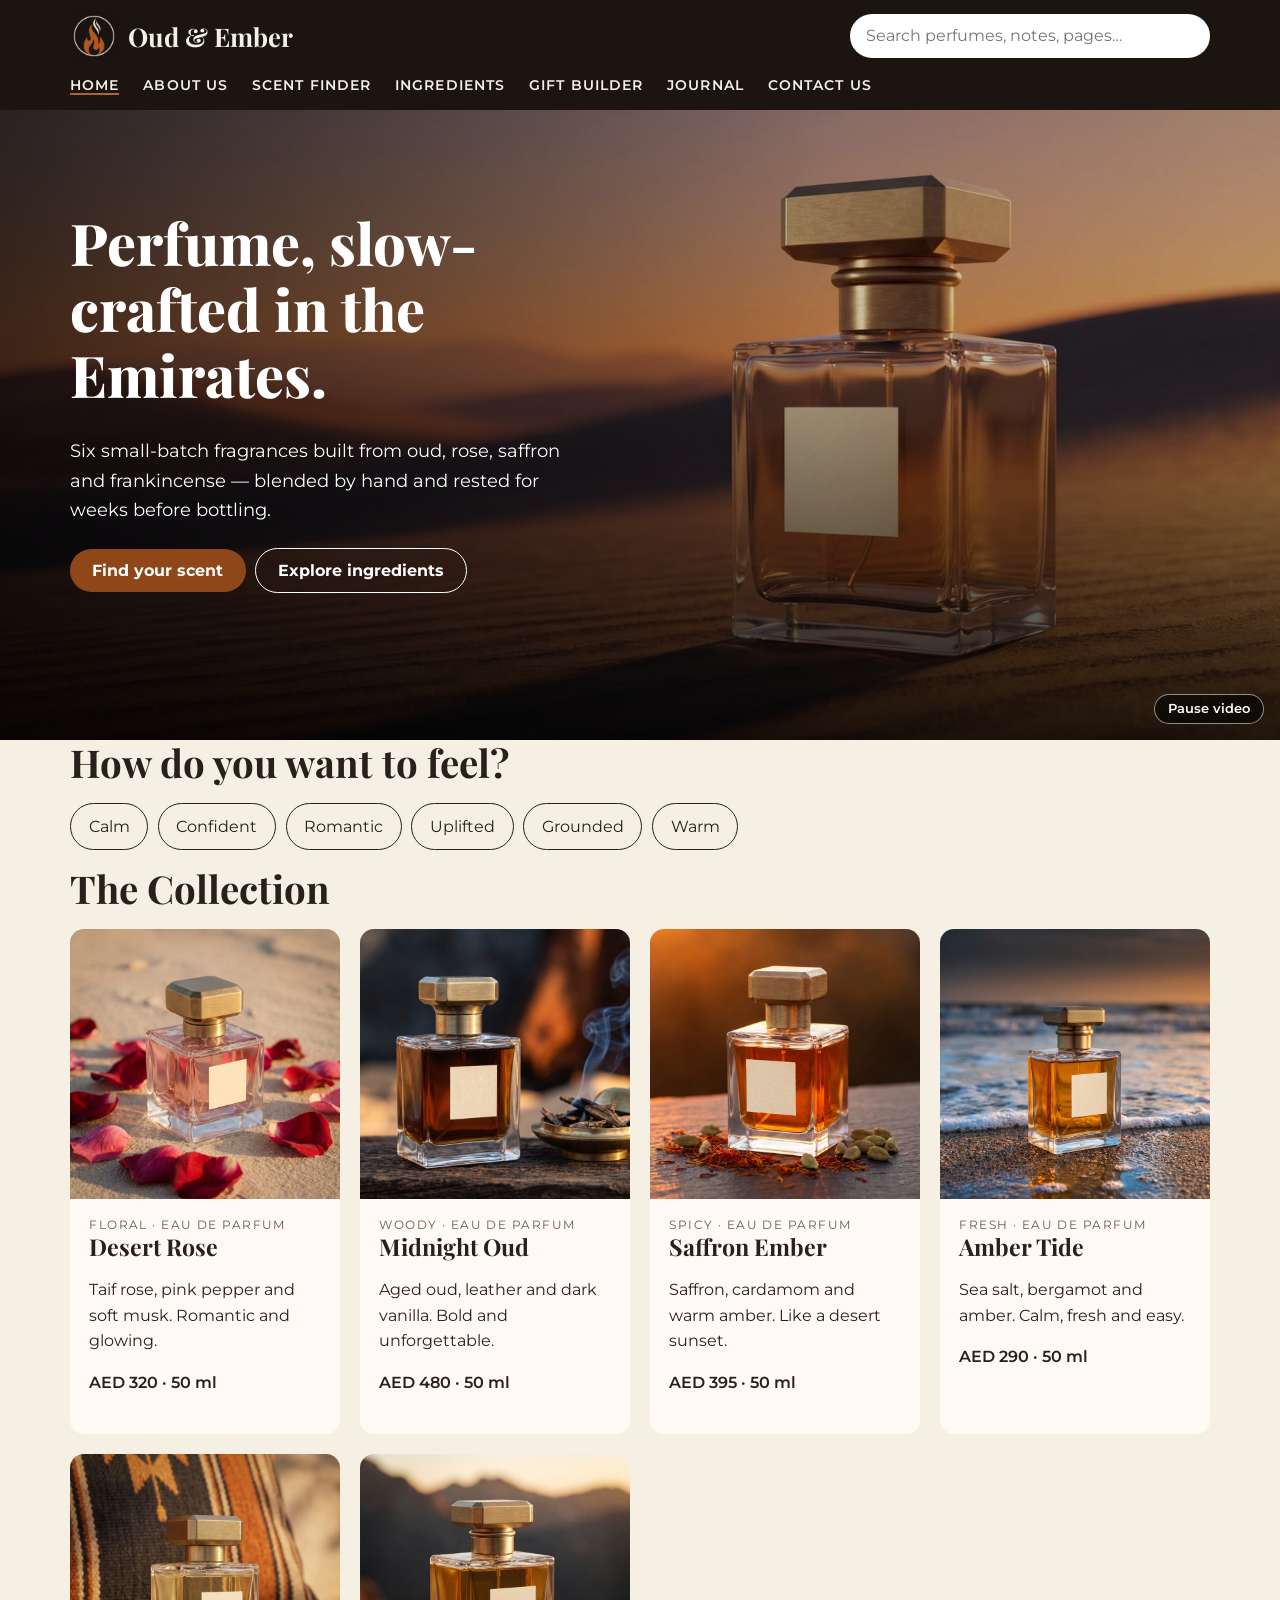
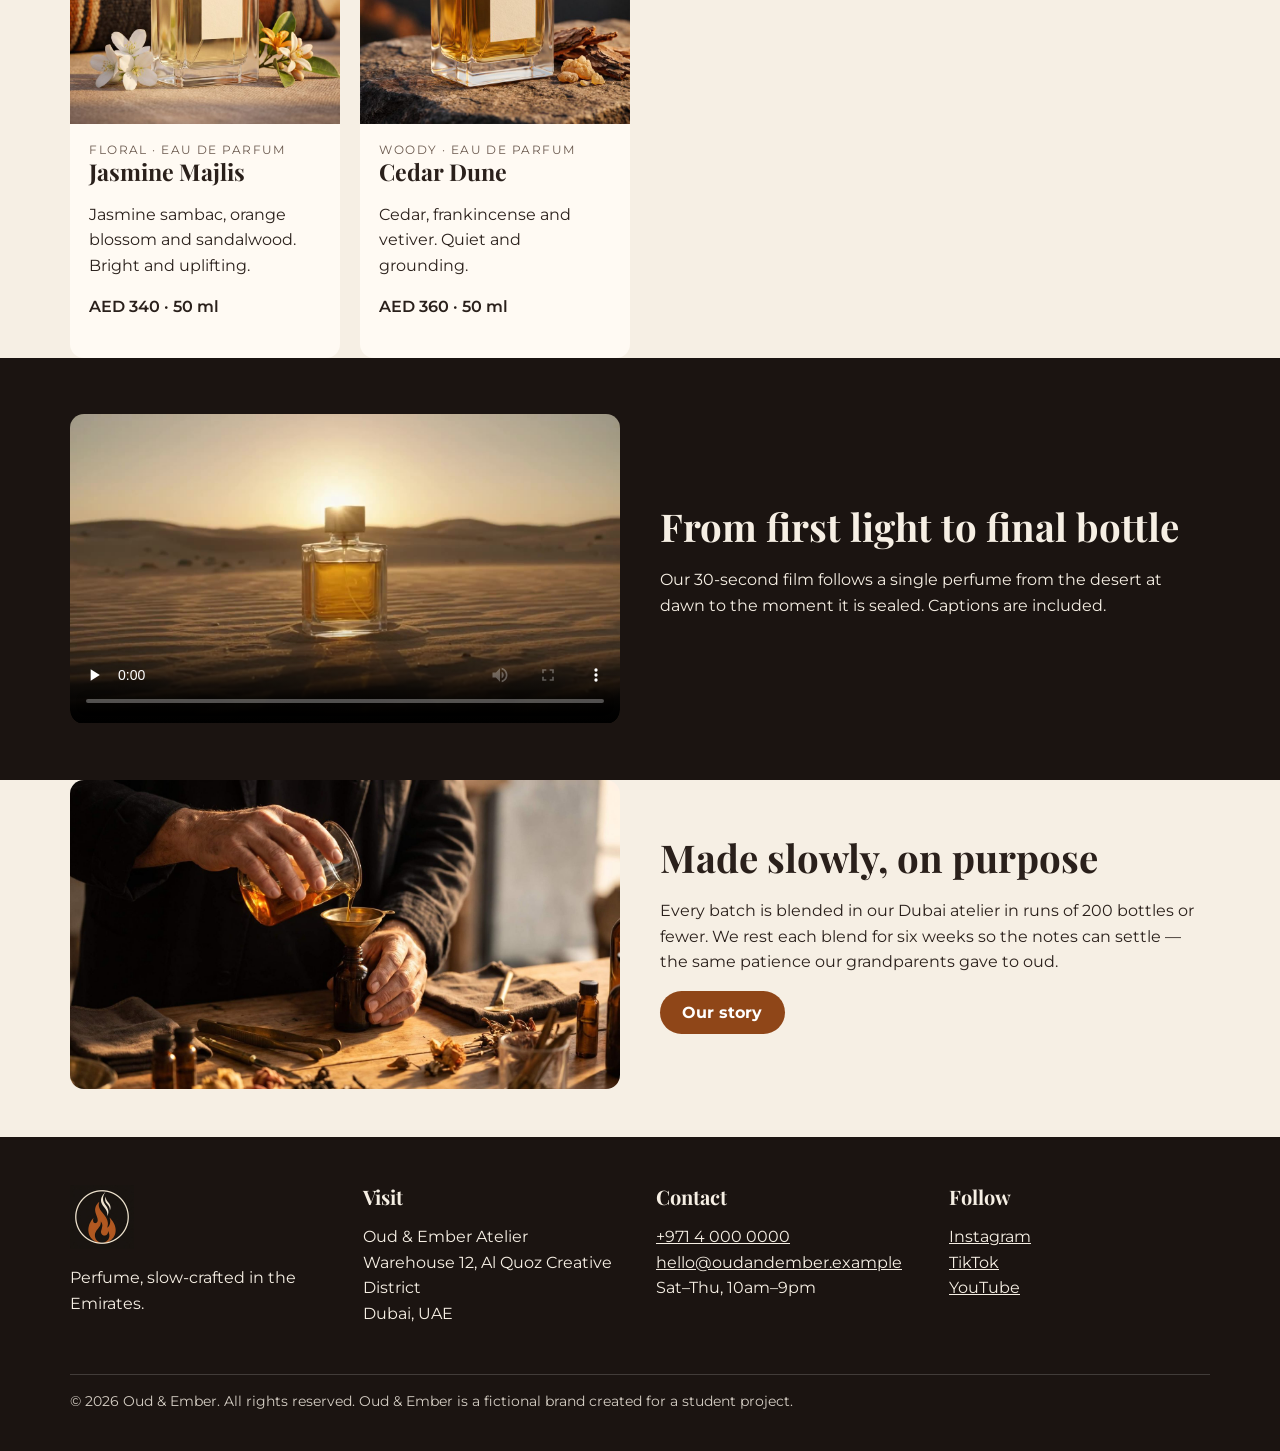
<file: index.html>
<!DOCTYPE html>
<html lang="en">
<head>
  <meta charset="utf-8">
  <meta name="viewport" content="width=device-width, initial-scale=1">
  <title>Home | Oud &amp; Ember</title>
  <meta name="description" content="Oud & Ember: small-batch perfumes inspired by the Emirates.">
  <link rel="icon" href="images/logo.png">
  <link rel="preconnect" href="https://fonts.googleapis.com">
  <link rel="stylesheet" href="https://fonts.googleapis.com/css2?family=Playfair+Display:wght@700;800&family=Montserrat:wght@400;500;600;700&display=swap">
  <link rel="stylesheet" href="style.css">
</head>
<body>
<a class="skip" href="#main">Skip to content</a>
<header class="site-header">
  <div class="bar">
    <a class="brand" href="index.html"><img src="images/logo.png" alt="" width="48" height="48">Oud &amp; Ember</a>
    <form class="search" role="search">
      <label class="sr" for="q">Search the site</label>
      <input id="q" type="search" placeholder="Search perfumes, notes, pages…" autocomplete="off">
      <ul id="results" class="results" aria-live="polite" hidden></ul>
    </form>
  </div>
  <nav aria-label="Main">
    <ul>
      <li><a href="index.html" aria-current="page">Home</a></li>
      <li><a href="about.html">About Us</a></li>
      <li><a href="scent-finder.html">Scent Finder</a></li>
      <li><a href="ingredients.html">Ingredients</a></li>
      <li><a href="gift-builder.html">Gift Builder</a></li>
      <li><a href="journal.html">Journal</a></li>
      <li><a href="contact.html">Contact Us</a></li>
    </ul>
  </nav>
</header>

<main id="main">
<section class="hero">
  <img src="images/hero.jpg" alt="A glass perfume bottle on rippled desert sand at sunset" width="1600" height="900" loading="eager">
  <video class="hero-video" autoplay muted loop playsinline poster="images/hero.jpg" aria-hidden="true">
    <source src="video/hero.mp4" type="video/mp4">
  </video>
  <button class="pause" type="button" aria-pressed="false">Pause video</button>
  <div class="wrap">
    <h1>Perfume, slow-crafted in the Emirates.</h1>
    <p>Six small-batch fragrances built from oud, rose, saffron and frankincense — blended by hand and rested for weeks before bottling.</p>
    <a class="btn" href="scent-finder.html">Find your scent</a>
    <a class="btn ghost" href="ingredients.html">Explore ingredients</a>
  </div>
</section>

<section class="wrap">
  <h2>How do you want to feel?</h2>
  <ul class="chips">
    <li><a href="scent-finder.html">Calm</a></li><li><a href="scent-finder.html">Confident</a></li>
    <li><a href="scent-finder.html">Romantic</a></li><li><a href="scent-finder.html">Uplifted</a></li>
    <li><a href="scent-finder.html">Grounded</a></li><li><a href="scent-finder.html">Warm</a></li>
  </ul>
</section>

<section class="wrap">
  <h2>The Collection</h2>
  <div class="grid">
      <article class="card" id="desert-rose">
        <img src="images/p-desert-rose.jpg" alt="Desert Rose perfume bottle" width="800" height="800" loading="lazy">
        <div><p class="type">Floral · Eau de parfum</p><h3>Desert Rose</h3><p>Taif rose, pink pepper and soft musk. Romantic and glowing.</p><p class="price">AED 320 · 50 ml</p></div>
      </article><article class="card" id="midnight-oud">
        <img src="images/p-midnight-oud.jpg" alt="Midnight Oud perfume bottle" width="800" height="800" loading="lazy">
        <div><p class="type">Woody · Eau de parfum</p><h3>Midnight Oud</h3><p>Aged oud, leather and dark vanilla. Bold and unforgettable.</p><p class="price">AED 480 · 50 ml</p></div>
      </article><article class="card" id="saffron-ember">
        <img src="images/p-saffron-ember.jpg" alt="Saffron Ember perfume bottle" width="800" height="800" loading="lazy">
        <div><p class="type">Spicy · Eau de parfum</p><h3>Saffron Ember</h3><p>Saffron, cardamom and warm amber. Like a desert sunset.</p><p class="price">AED 395 · 50 ml</p></div>
      </article><article class="card" id="amber-tide">
        <img src="images/p-amber-tide.jpg" alt="Amber Tide perfume bottle" width="800" height="800" loading="lazy">
        <div><p class="type">Fresh · Eau de parfum</p><h3>Amber Tide</h3><p>Sea salt, bergamot and amber. Calm, fresh and easy.</p><p class="price">AED 290 · 50 ml</p></div>
      </article><article class="card" id="jasmine-majlis">
        <img src="images/p-jasmine-majlis.jpg" alt="Jasmine Majlis perfume bottle" width="800" height="800" loading="lazy">
        <div><p class="type">Floral · Eau de parfum</p><h3>Jasmine Majlis</h3><p>Jasmine sambac, orange blossom and sandalwood. Bright and uplifting.</p><p class="price">AED 340 · 50 ml</p></div>
      </article><article class="card" id="cedar-dune">
        <img src="images/p-cedar-dune.jpg" alt="Cedar Dune perfume bottle" width="800" height="800" loading="lazy">
        <div><p class="type">Woody · Eau de parfum</p><h3>Cedar Dune</h3><p>Cedar, frankincense and vetiver. Quiet and grounding.</p><p class="price">AED 360 · 50 ml</p></div>
      </article>
  </div>
</section>

<section class="dark">
  <div class="wrap split">
    <video controls preload="none" poster="images/film-poster.jpg" width="1280" height="720">
      <source src="video/film.mp4" type="video/mp4">
      <track kind="captions" src="video/film.vtt" srclang="en" label="English" default>
      Your browser cannot play this video. <a href="video/film.mp4">Download the film</a>.
    </video>
    <div>
      <h2>From first light to final bottle</h2>
      <p>Our 30-second film follows a single perfume from the desert at dawn to the moment it is sealed. Captions are included.</p>
    </div>
  </div>
</section>

<section class="wrap split">
  <img src="images/home-craft.jpg" alt="A perfumer’s hands pouring amber oil through a brass funnel into a small bottle" width="1600" height="900" loading="lazy">
  <div>
    <h2>Made slowly, on purpose</h2>
    <p>Every batch is blended in our Dubai atelier in runs of 200 bottles or fewer. We rest each blend for six weeks so the notes can settle — the same patience our grandparents gave to oud.</p>
    <a class="btn" href="about.html">Our story</a>
  </div>
</section>
</main>

<footer class="site-footer">
  <div class="wrap">
    <div class="cols">
      <div>
        <img src="images/logo.png" alt="Oud &amp; Ember logo" width="64" height="64">
        <p>Perfume, slow-crafted in the Emirates.</p>
      </div>
      <div>
        <h2>Visit</h2>
        <p>Oud &amp; Ember Atelier<br>Warehouse 12, Al Quoz Creative District<br>Dubai, UAE</p>
      </div>
      <div>
        <h2>Contact</h2>
        <p><a href="tel:+97140000000">+971 4 000 0000</a><br>
        <a href="mailto:hello@oudandember.example">hello@oudandember.example</a><br>Sat–Thu, 10am–9pm</p>
      </div>
      <div>
        <h2>Follow</h2>
        <p><a href="https://www.instagram.com/">Instagram</a><br><a href="https://www.tiktok.com/">TikTok</a><br>
        <a href="https://www.youtube.com/">YouTube</a></p>
      </div>
    </div>
    <p class="small">© 2026 Oud &amp; Ember. All rights reserved. Oud &amp; Ember is a fictional brand created for a student project.</p>
  </div>
</footer>
<script src="script.js"></script>
</body>
</html>
</file>
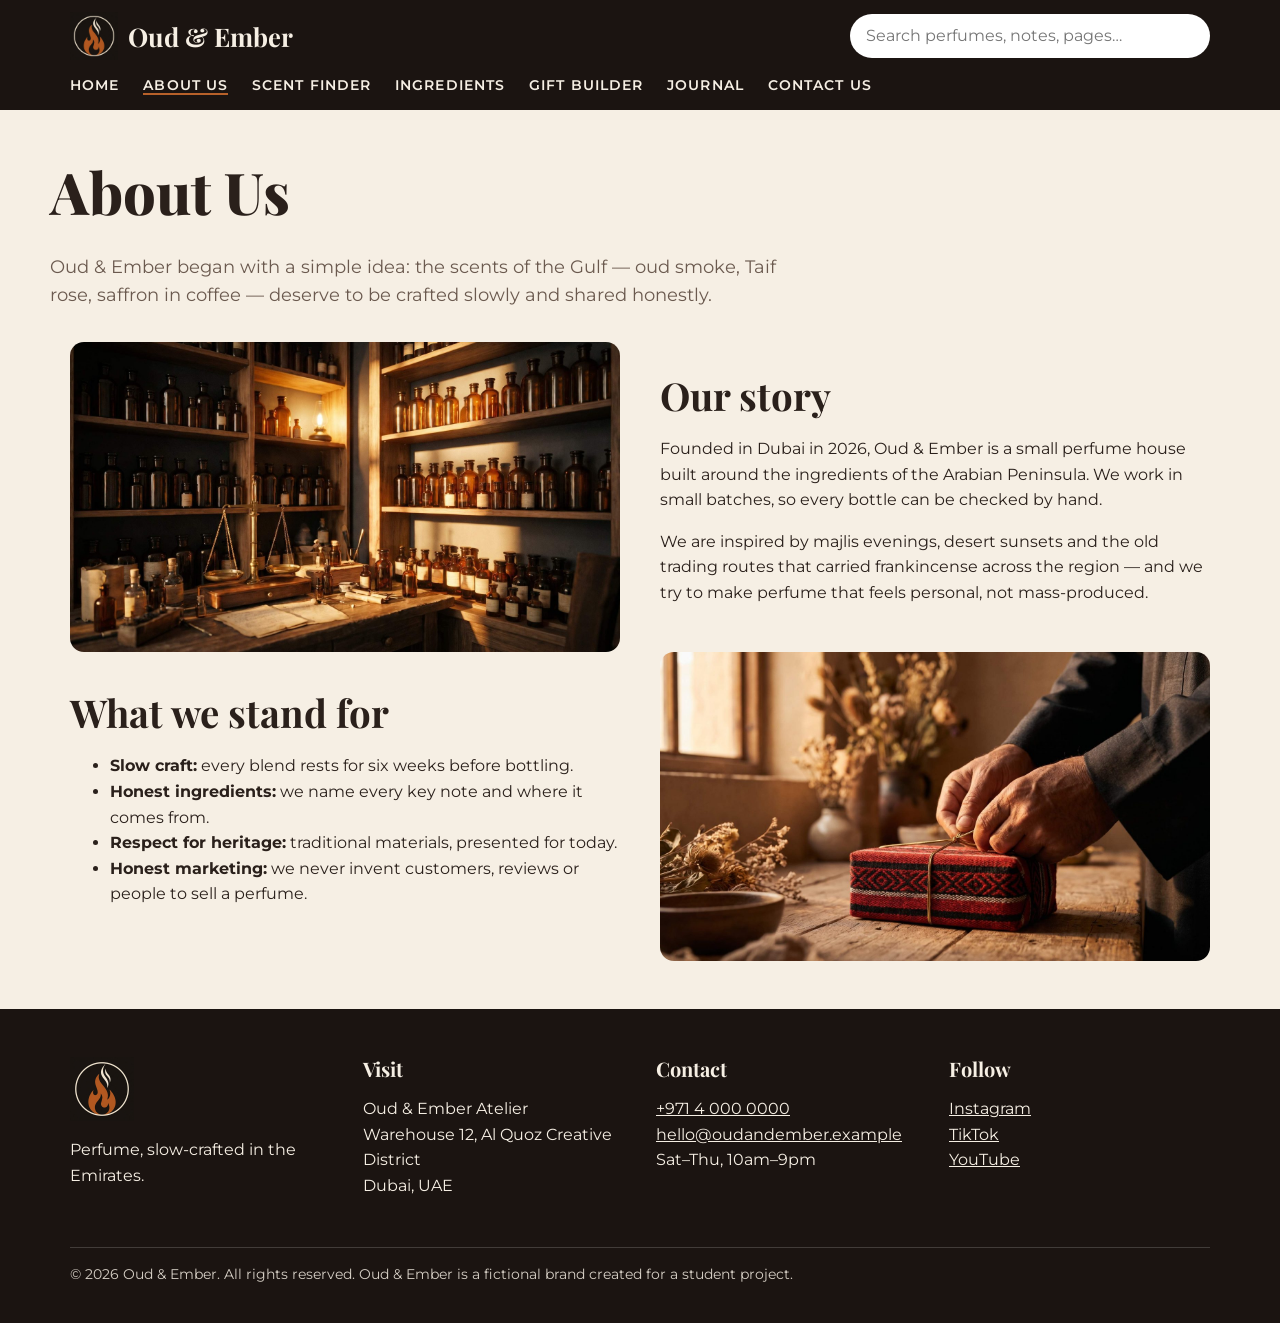
<file: about.html>
<!DOCTYPE html>
<html lang="en">
<head>
  <meta charset="utf-8">
  <meta name="viewport" content="width=device-width, initial-scale=1">
  <title>About Us | Oud &amp; Ember</title>
  <meta name="description" content="The story, values and atelier behind Oud & Ember.">
  <link rel="icon" href="images/logo.png">
  <link rel="preconnect" href="https://fonts.googleapis.com">
  <link rel="stylesheet" href="https://fonts.googleapis.com/css2?family=Playfair+Display:wght@700;800&family=Montserrat:wght@400;500;600;700&display=swap">
  <link rel="stylesheet" href="style.css">
</head>
<body>
<a class="skip" href="#main">Skip to content</a>
<header class="site-header">
  <div class="bar">
    <a class="brand" href="index.html"><img src="images/logo.png" alt="" width="48" height="48">Oud &amp; Ember</a>
    <form class="search" role="search">
      <label class="sr" for="q">Search the site</label>
      <input id="q" type="search" placeholder="Search perfumes, notes, pages…" autocomplete="off">
      <ul id="results" class="results" aria-live="polite" hidden></ul>
    </form>
  </div>
  <nav aria-label="Main">
    <ul>
      <li><a href="index.html">Home</a></li>
      <li><a href="about.html" aria-current="page">About Us</a></li>
      <li><a href="scent-finder.html">Scent Finder</a></li>
      <li><a href="ingredients.html">Ingredients</a></li>
      <li><a href="gift-builder.html">Gift Builder</a></li>
      <li><a href="journal.html">Journal</a></li>
      <li><a href="contact.html">Contact Us</a></li>
    </ul>
  </nav>
</header>

<main id="main">
<section class="wrap page-head">
  <h1>About Us</h1>
  <p>Oud &amp; Ember began with a simple idea: the scents of the Gulf — oud smoke, Taif rose, saffron in coffee — deserve to be crafted slowly and shared honestly.</p>
</section>

<section class="wrap split">
  <img src="images/about-atelier.jpg" alt="Inside the atelier: wooden shelves of amber glass bottles, lamplight and brass scales" width="1600" height="900" loading="lazy">
  <div>
    <h2>Our story</h2>
    <p>Founded in Dubai in 2026, Oud &amp; Ember is a small perfume house built around the ingredients of the Arabian Peninsula. We work in small batches, so every bottle can be checked by hand.</p>
    <p>We are inspired by majlis evenings, desert sunsets and the old trading routes that carried frankincense across the region — and we try to make perfume that feels personal, not mass-produced.</p>
  </div>
</section>

<section class="wrap split">
  <div>
    <h2>What we stand for</h2>
    <ul>
      <li><strong>Slow craft:</strong> every blend rests for six weeks before bottling.</li>
      <li><strong>Honest ingredients:</strong> we name every key note and where it comes from.</li>
      <li><strong>Respect for heritage:</strong> traditional materials, presented for today.</li>
      <li><strong>Honest marketing:</strong> we never invent customers, reviews or people to sell a perfume.</li>
    </ul>
  </div>
  <img src="images/about-hands.jpg" alt="Hands tying gold thread around a perfume box wrapped in red-and-black Sadu fabric" width="1600" height="900" loading="lazy">
</section>
</main>

<footer class="site-footer">
  <div class="wrap">
    <div class="cols">
      <div>
        <img src="images/logo.png" alt="Oud &amp; Ember logo" width="64" height="64">
        <p>Perfume, slow-crafted in the Emirates.</p>
      </div>
      <div>
        <h2>Visit</h2>
        <p>Oud &amp; Ember Atelier<br>Warehouse 12, Al Quoz Creative District<br>Dubai, UAE</p>
      </div>
      <div>
        <h2>Contact</h2>
        <p><a href="tel:+97140000000">+971 4 000 0000</a><br>
        <a href="mailto:hello@oudandember.example">hello@oudandember.example</a><br>Sat–Thu, 10am–9pm</p>
      </div>
      <div>
        <h2>Follow</h2>
        <p><a href="https://www.instagram.com/">Instagram</a><br><a href="https://www.tiktok.com/">TikTok</a><br>
        <a href="https://www.youtube.com/">YouTube</a></p>
      </div>
    </div>
    <p class="small">© 2026 Oud &amp; Ember. All rights reserved. Oud &amp; Ember is a fictional brand created for a student project.</p>
  </div>
</footer>
<script src="script.js"></script>
</body>
</html>
</file>
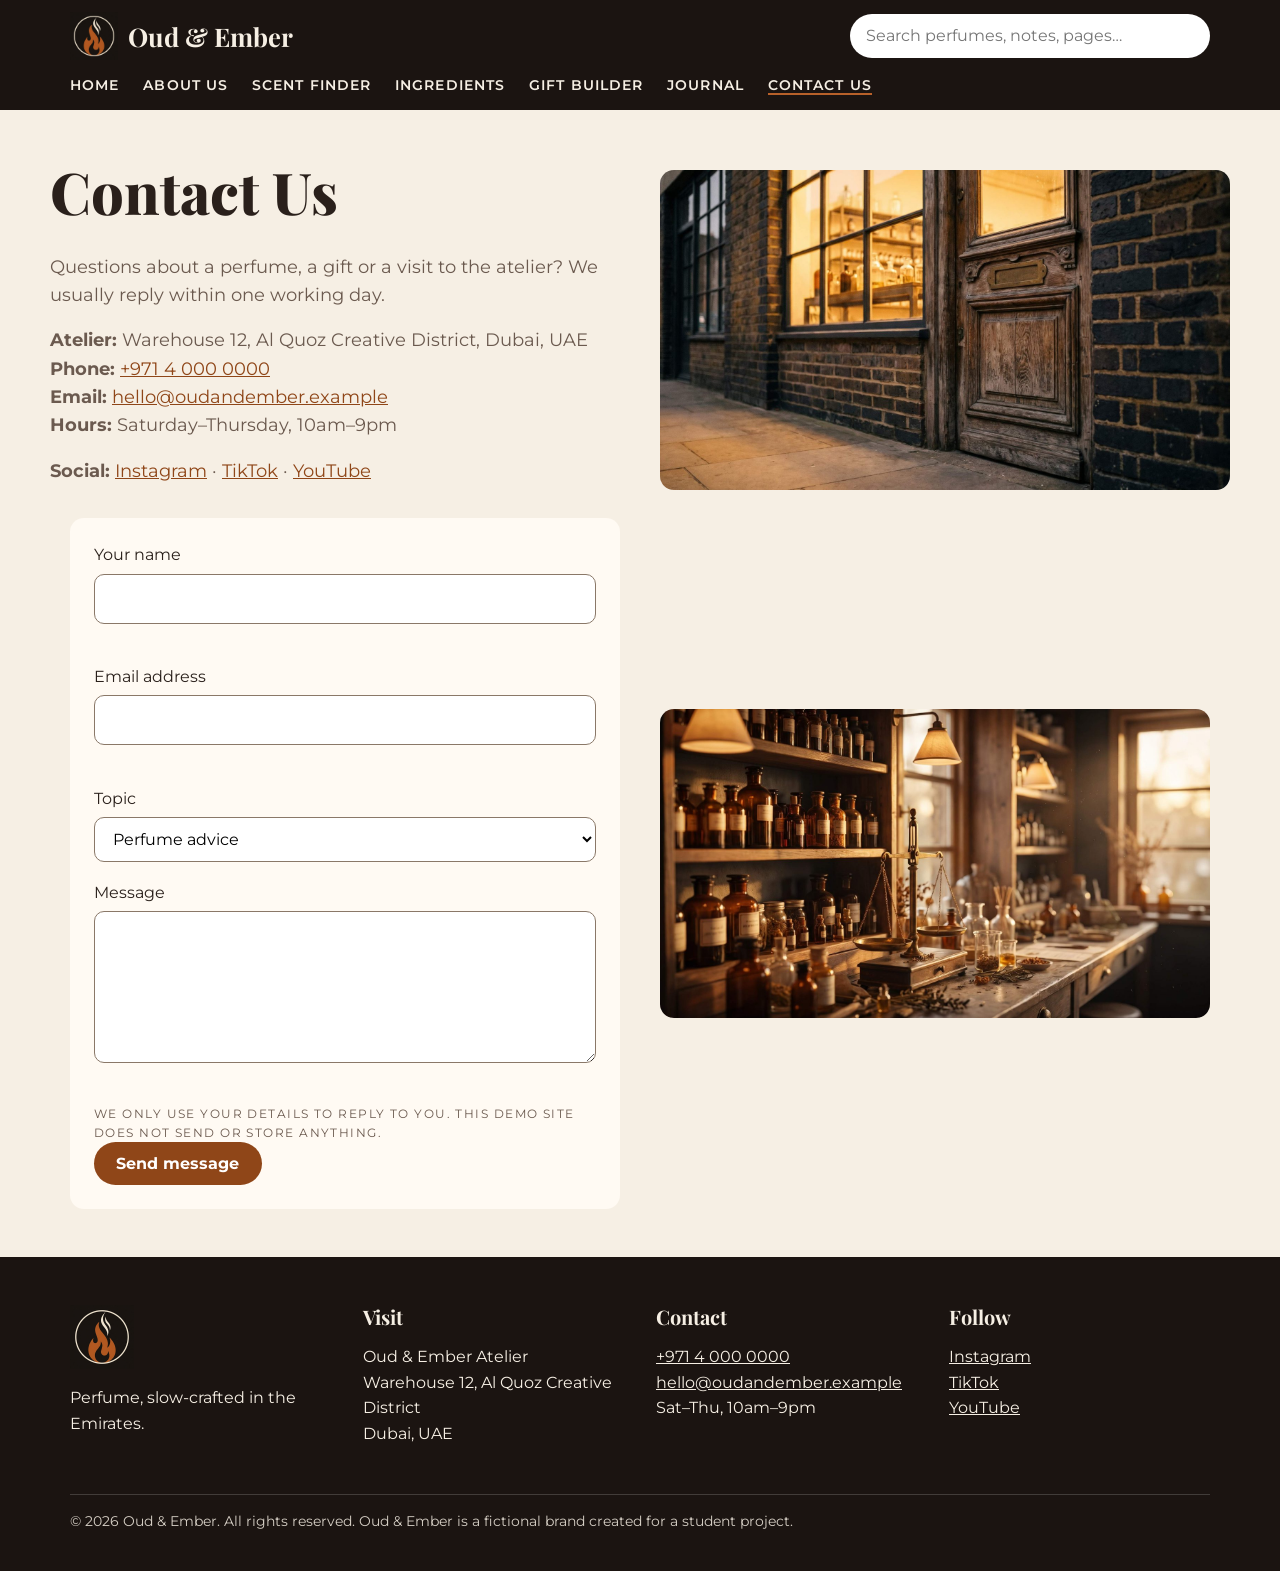
<file: contact.html>
<!DOCTYPE html>
<html lang="en">
<head>
  <meta charset="utf-8">
  <meta name="viewport" content="width=device-width, initial-scale=1">
  <title>Contact Us | Oud &amp; Ember</title>
  <meta name="description" content="Visit, call, email or message Oud & Ember.">
  <link rel="icon" href="images/logo.png">
  <link rel="preconnect" href="https://fonts.googleapis.com">
  <link rel="stylesheet" href="https://fonts.googleapis.com/css2?family=Playfair+Display:wght@700;800&family=Montserrat:wght@400;500;600;700&display=swap">
  <link rel="stylesheet" href="style.css">
</head>
<body>
<a class="skip" href="#main">Skip to content</a>
<header class="site-header">
  <div class="bar">
    <a class="brand" href="index.html"><img src="images/logo.png" alt="" width="48" height="48">Oud &amp; Ember</a>
    <form class="search" role="search">
      <label class="sr" for="q">Search the site</label>
      <input id="q" type="search" placeholder="Search perfumes, notes, pages…" autocomplete="off">
      <ul id="results" class="results" aria-live="polite" hidden></ul>
    </form>
  </div>
  <nav aria-label="Main">
    <ul>
      <li><a href="index.html">Home</a></li>
      <li><a href="about.html">About Us</a></li>
      <li><a href="scent-finder.html">Scent Finder</a></li>
      <li><a href="ingredients.html">Ingredients</a></li>
      <li><a href="gift-builder.html">Gift Builder</a></li>
      <li><a href="journal.html">Journal</a></li>
      <li><a href="contact.html" aria-current="page">Contact Us</a></li>
    </ul>
  </nav>
</header>

<main id="main">
<section class="wrap page-head split">
  <div>
    <h1>Contact Us</h1>
    <p>Questions about a perfume, a gift or a visit to the atelier? We usually reply within one working day.</p>
    <p><strong>Atelier:</strong> Warehouse 12, Al Quoz Creative District, Dubai, UAE<br>
    <strong>Phone:</strong> <a href="tel:+97140000000">+971 4 000 0000</a><br>
    <strong>Email:</strong> <a href="mailto:hello@oudandember.example">hello@oudandember.example</a><br>
    <strong>Hours:</strong> Saturday–Thursday, 10am–9pm</p>
    <p><strong>Social:</strong> <a href="https://www.instagram.com/">Instagram</a> · <a href="https://www.tiktok.com/">TikTok</a> · <a href="https://www.youtube.com/">YouTube</a></p>
  </div>
  <img src="images/contact-boutique.jpg" alt="The front of the atelier: a carved wooden door with a blank brass plate and a lit window of bottles" width="1600" height="900" loading="lazy">
</section>

<section class="wrap split">
  <div class="panel">
    <form id="contact-form" novalidate>
      <div class="field"><label for="name">Your name</label><input required minlength="2" autocomplete="name" id="name" name="name" aria-describedby="name-err" data-error="Please enter your name."><span class="err" id="name-err"></span></div>
      <div class="field"><label for="email">Email address</label><input type="email" required autocomplete="email" id="email" name="email" aria-describedby="email-err" data-error="Please enter a valid email, like name@example.com."><span class="err" id="email-err"></span></div>
      <div class="field"><label for="topic">Topic</label>
        <select id="topic" name="topic"><option>Perfume advice</option><option>Gift enquiry</option><option>Atelier visit</option><option>Other</option></select></div>
      <div class="field"><label for="message">Message</label><textarea rows="5" required minlength="10" id="message" name="message" aria-describedby="message-err" data-error="Please write a message of at least 10 characters."></textarea><span class="err" id="message-err"></span></div>
      <p class="type">We only use your details to reply to you. This demo site does not send or store anything.</p>
      <button class="btn" type="submit">Send message</button>
    </form>
    <div id="thanks" tabindex="-1" hidden><h2>Thank you!</h2><p>Your message is ready. On a live site our team would reply within one working day.</p></div>
  </div>
  <img src="images/contact-desk.jpg" alt="The atelier workbench with brass scales, lamps and shelves of amber bottles" width="1600" height="900" loading="lazy">
</section>
</main>

<footer class="site-footer">
  <div class="wrap">
    <div class="cols">
      <div>
        <img src="images/logo.png" alt="Oud &amp; Ember logo" width="64" height="64">
        <p>Perfume, slow-crafted in the Emirates.</p>
      </div>
      <div>
        <h2>Visit</h2>
        <p>Oud &amp; Ember Atelier<br>Warehouse 12, Al Quoz Creative District<br>Dubai, UAE</p>
      </div>
      <div>
        <h2>Contact</h2>
        <p><a href="tel:+97140000000">+971 4 000 0000</a><br>
        <a href="mailto:hello@oudandember.example">hello@oudandember.example</a><br>Sat–Thu, 10am–9pm</p>
      </div>
      <div>
        <h2>Follow</h2>
        <p><a href="https://www.instagram.com/">Instagram</a><br><a href="https://www.tiktok.com/">TikTok</a><br>
        <a href="https://www.youtube.com/">YouTube</a></p>
      </div>
    </div>
    <p class="small">© 2026 Oud &amp; Ember. All rights reserved. Oud &amp; Ember is a fictional brand created for a student project.</p>
  </div>
</footer>
<script src="script.js"></script>
</body>
</html>
</file>
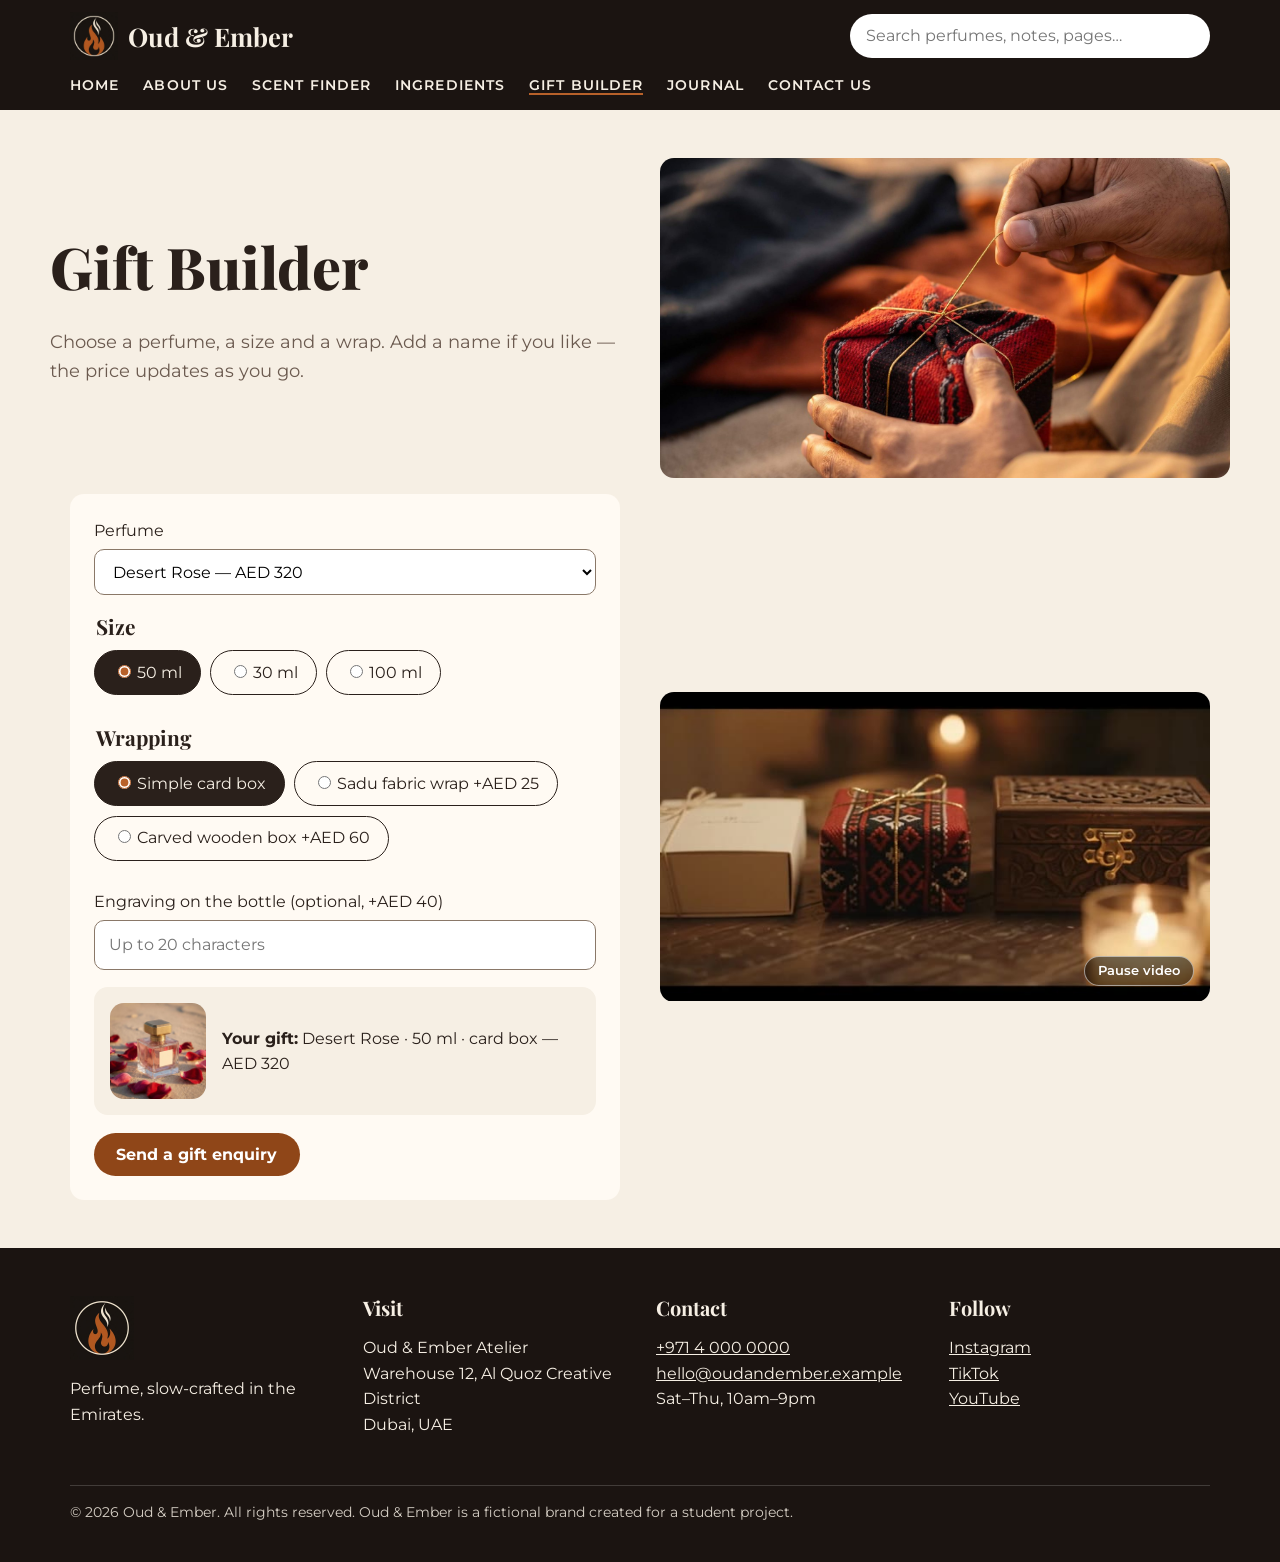
<file: gift-builder.html>
<!DOCTYPE html>
<html lang="en">
<head>
  <meta charset="utf-8">
  <meta name="viewport" content="width=device-width, initial-scale=1">
  <title>Gift Builder | Oud &amp; Ember</title>
  <meta name="description" content="Build a personalised Oud & Ember gift and see the price instantly.">
  <link rel="icon" href="images/logo.png">
  <link rel="preconnect" href="https://fonts.googleapis.com">
  <link rel="stylesheet" href="https://fonts.googleapis.com/css2?family=Playfair+Display:wght@700;800&family=Montserrat:wght@400;500;600;700&display=swap">
  <link rel="stylesheet" href="style.css">
</head>
<body>
<a class="skip" href="#main">Skip to content</a>
<header class="site-header">
  <div class="bar">
    <a class="brand" href="index.html"><img src="images/logo.png" alt="" width="48" height="48">Oud &amp; Ember</a>
    <form class="search" role="search">
      <label class="sr" for="q">Search the site</label>
      <input id="q" type="search" placeholder="Search perfumes, notes, pages…" autocomplete="off">
      <ul id="results" class="results" aria-live="polite" hidden></ul>
    </form>
  </div>
  <nav aria-label="Main">
    <ul>
      <li><a href="index.html">Home</a></li>
      <li><a href="about.html">About Us</a></li>
      <li><a href="scent-finder.html">Scent Finder</a></li>
      <li><a href="ingredients.html">Ingredients</a></li>
      <li><a href="gift-builder.html" aria-current="page">Gift Builder</a></li>
      <li><a href="journal.html">Journal</a></li>
      <li><a href="contact.html">Contact Us</a></li>
    </ul>
  </nav>
</header>

<main id="main">
<section class="wrap page-head split">
  <div>
    <h1>Gift Builder</h1>
    <p>Choose a perfume, a size and a wrap. Add a name if you like — the price updates as you go.</p>
  </div>
  <img src="images/gift-hero.jpg" alt="Hands tying gold thread around a gift wrapped in Sadu fabric" width="1600" height="900" loading="lazy">
</section>

<section class="wrap split">
  <form id="gift" class="panel">
    <div class="field"><label for="perfume">Perfume</label><select id="perfume" name="perfume"><option value="desert-rose">Desert Rose — AED 320</option><option value="midnight-oud">Midnight Oud — AED 480</option><option value="saffron-ember">Saffron Ember — AED 395</option><option value="amber-tide">Amber Tide — AED 290</option><option value="jasmine-majlis">Jasmine Majlis — AED 340</option><option value="cedar-dune">Cedar Dune — AED 360</option></select></div>
    <fieldset><legend>Size</legend><div class="options"><label><input type="radio" name="size" value="1" data-label="50 ml" checked>50 ml</label><label><input type="radio" name="size" value="0.6" data-label="30 ml">30 ml</label><label><input type="radio" name="size" value="1.6" data-label="100 ml">100 ml</label></div></fieldset>
    <fieldset><legend>Wrapping</legend><div class="options"><label><input type="radio" name="wrap" value="0" data-label="card box" checked>Simple card box</label><label><input type="radio" name="wrap" value="25" data-label="Sadu wrap">Sadu fabric wrap +AED 25</label><label><input type="radio" name="wrap" value="60" data-label="wooden box">Carved wooden box +AED 60</label></div></fieldset>
    <div class="field"><label for="engrave">Engraving on the bottle (optional, +AED 40)</label>
      <input id="engrave" name="engrave" maxlength="20" placeholder="Up to 20 characters"></div>
    <div class="preview"><img id="gift-img" src="images/p-desert-rose.jpg" alt="Desert Rose perfume bottle" width="800" height="800">
      <p aria-live="polite"><strong>Your gift:</strong> <span id="summary"></span></p></div>
    <a class="btn" href="contact.html">Send a gift enquiry</a>
  </form>
  <div class="media">
    <video class="loop" autoplay muted loop playsinline poster="images/gift-wrap.jpg" aria-label="Hands wrapping a gift in Sadu fabric, then the three options side by side: card box, Sadu wrap and carved wooden box" width="640" height="360">
      <source src="video/gift-wrap.mp4" type="video/mp4">
    </video>
    <button class="pause" type="button" aria-pressed="false">Pause video</button>
  </div>
</section>
</main>

<footer class="site-footer">
  <div class="wrap">
    <div class="cols">
      <div>
        <img src="images/logo.png" alt="Oud &amp; Ember logo" width="64" height="64">
        <p>Perfume, slow-crafted in the Emirates.</p>
      </div>
      <div>
        <h2>Visit</h2>
        <p>Oud &amp; Ember Atelier<br>Warehouse 12, Al Quoz Creative District<br>Dubai, UAE</p>
      </div>
      <div>
        <h2>Contact</h2>
        <p><a href="tel:+97140000000">+971 4 000 0000</a><br>
        <a href="mailto:hello@oudandember.example">hello@oudandember.example</a><br>Sat–Thu, 10am–9pm</p>
      </div>
      <div>
        <h2>Follow</h2>
        <p><a href="https://www.instagram.com/">Instagram</a><br><a href="https://www.tiktok.com/">TikTok</a><br>
        <a href="https://www.youtube.com/">YouTube</a></p>
      </div>
    </div>
    <p class="small">© 2026 Oud &amp; Ember. All rights reserved. Oud &amp; Ember is a fictional brand created for a student project.</p>
  </div>
</footer>
<script src="script.js"></script>
</body>
</html>
</file>
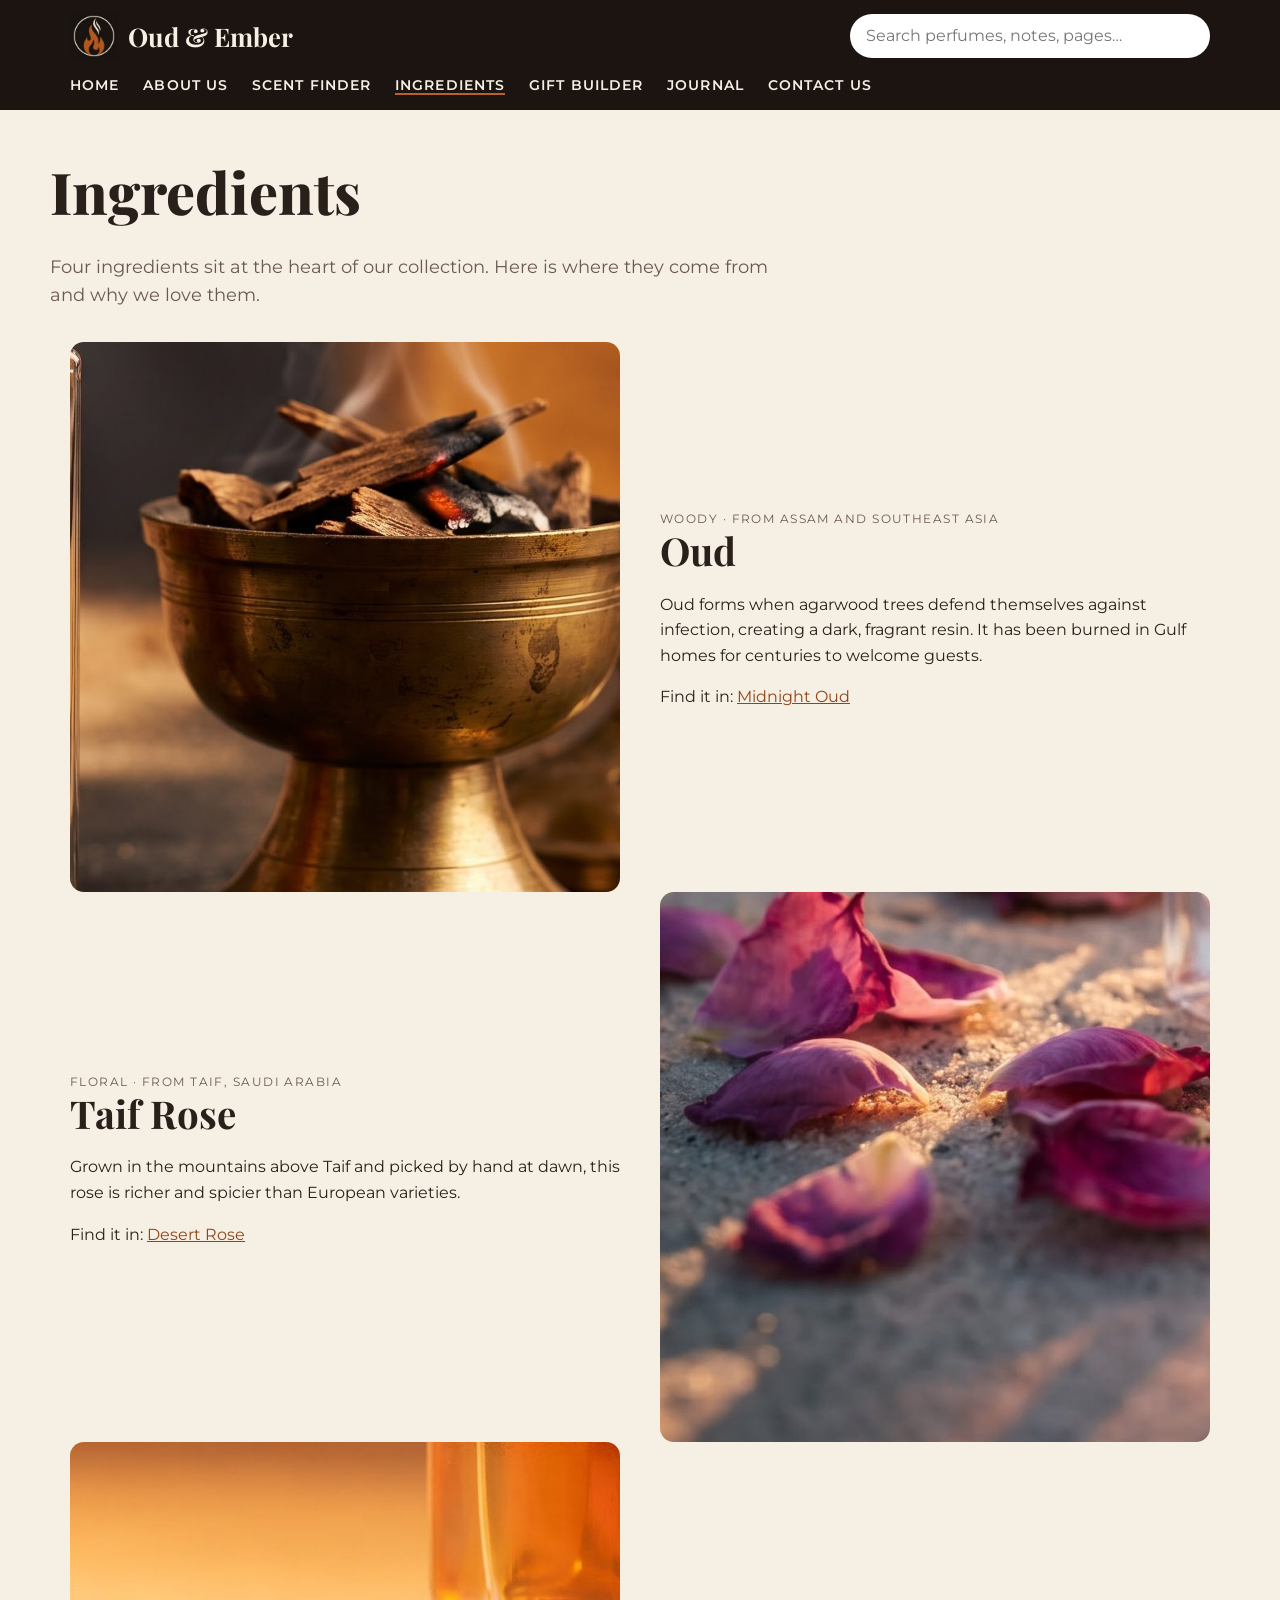
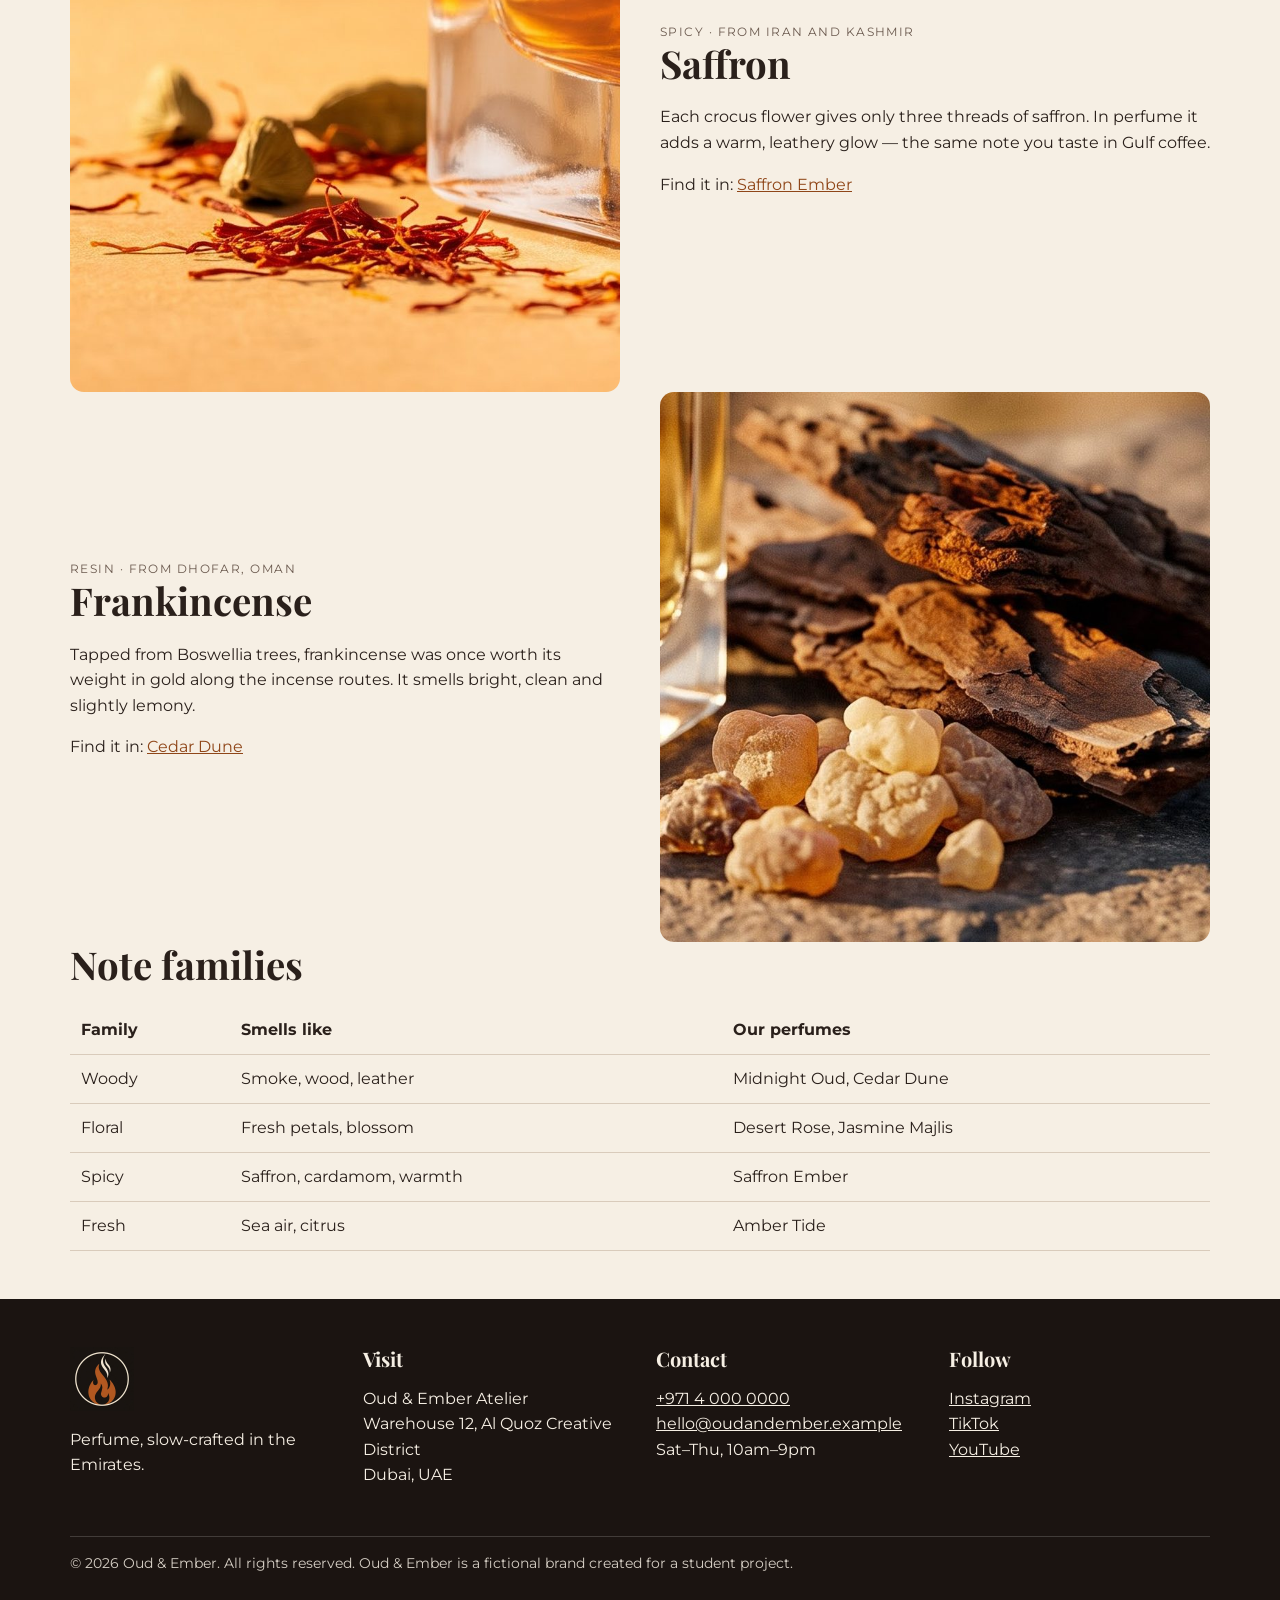
<file: ingredients.html>
<!DOCTYPE html>
<html lang="en">
<head>
  <meta charset="utf-8">
  <meta name="viewport" content="width=device-width, initial-scale=1">
  <title>Ingredients | Oud &amp; Ember</title>
  <meta name="description" content="Meet the four signature ingredients in Oud & Ember perfumes.">
  <link rel="icon" href="images/logo.png">
  <link rel="preconnect" href="https://fonts.googleapis.com">
  <link rel="stylesheet" href="https://fonts.googleapis.com/css2?family=Playfair+Display:wght@700;800&family=Montserrat:wght@400;500;600;700&display=swap">
  <link rel="stylesheet" href="style.css">
</head>
<body>
<a class="skip" href="#main">Skip to content</a>
<header class="site-header">
  <div class="bar">
    <a class="brand" href="index.html"><img src="images/logo.png" alt="" width="48" height="48">Oud &amp; Ember</a>
    <form class="search" role="search">
      <label class="sr" for="q">Search the site</label>
      <input id="q" type="search" placeholder="Search perfumes, notes, pages…" autocomplete="off">
      <ul id="results" class="results" aria-live="polite" hidden></ul>
    </form>
  </div>
  <nav aria-label="Main">
    <ul>
      <li><a href="index.html">Home</a></li>
      <li><a href="about.html">About Us</a></li>
      <li><a href="scent-finder.html">Scent Finder</a></li>
      <li><a href="ingredients.html" aria-current="page">Ingredients</a></li>
      <li><a href="gift-builder.html">Gift Builder</a></li>
      <li><a href="journal.html">Journal</a></li>
      <li><a href="contact.html">Contact Us</a></li>
    </ul>
  </nav>
</header>

<main id="main">
<section class="wrap page-head">
  <h1>Ingredients</h1>
  <p>Four ingredients sit at the heart of our collection. Here is where they come from and why we love them.</p>
</section>

<section class="wrap split" id="oud">
  <img src="images/ing-oud.jpg" alt="Smouldering oud wood chips in a brass incense burner" width="800" height="800" loading="lazy">
  <div>
    <p class="type">Woody · from Assam and Southeast Asia</p>
    <h2>Oud</h2>
    <p>Oud forms when agarwood trees defend themselves against infection, creating a dark, fragrant resin. It has been burned in Gulf homes for centuries to welcome guests.</p>
    <p>Find it in: <a href="index.html#midnight-oud">Midnight Oud</a></p>
  </div>
  
</section>
<section class="wrap split" id="rose">
  
  <div>
    <p class="type">Floral · from Taif, Saudi Arabia</p>
    <h2>Taif Rose</h2>
    <p>Grown in the mountains above Taif and picked by hand at dawn, this rose is richer and spicier than European varieties.</p>
    <p>Find it in: <a href="index.html#desert-rose">Desert Rose</a></p>
  </div>
  <img src="images/ing-rose.jpg" alt="Rose petals scattered on sand in warm light" width="800" height="800" loading="lazy">
</section>
<section class="wrap split" id="saffron">
  <img src="images/ing-saffron.jpg" alt="Saffron threads and green cardamom pods on a warm surface" width="800" height="800" loading="lazy">
  <div>
    <p class="type">Spicy · from Iran and Kashmir</p>
    <h2>Saffron</h2>
    <p>Each crocus flower gives only three threads of saffron. In perfume it adds a warm, leathery glow — the same note you taste in Gulf coffee.</p>
    <p>Find it in: <a href="index.html#saffron-ember">Saffron Ember</a></p>
  </div>
  
</section>
<section class="wrap split" id="frankincense">
  
  <div>
    <p class="type">Resin · from Dhofar, Oman</p>
    <h2>Frankincense</h2>
    <p>Tapped from Boswellia trees, frankincense was once worth its weight in gold along the incense routes. It smells bright, clean and slightly lemony.</p>
    <p>Find it in: <a href="index.html#cedar-dune">Cedar Dune</a></p>
  </div>
  <img src="images/ing-frankincense.jpg" alt="Frankincense resin tears beside pieces of cedar bark on stone" width="800" height="800" loading="lazy">
</section>
<section class="wrap">
  <h2>Note families</h2>
  <table>
    <thead><tr><th scope="col">Family</th><th scope="col">Smells like</th><th scope="col">Our perfumes</th></tr></thead>
    <tbody>
      <tr><td>Woody</td><td>Smoke, wood, leather</td><td>Midnight Oud, Cedar Dune</td></tr>
      <tr><td>Floral</td><td>Fresh petals, blossom</td><td>Desert Rose, Jasmine Majlis</td></tr>
      <tr><td>Spicy</td><td>Saffron, cardamom, warmth</td><td>Saffron Ember</td></tr>
      <tr><td>Fresh</td><td>Sea air, citrus</td><td>Amber Tide</td></tr>
    </tbody>
  </table>
</section>
</main>

<footer class="site-footer">
  <div class="wrap">
    <div class="cols">
      <div>
        <img src="images/logo.png" alt="Oud &amp; Ember logo" width="64" height="64">
        <p>Perfume, slow-crafted in the Emirates.</p>
      </div>
      <div>
        <h2>Visit</h2>
        <p>Oud &amp; Ember Atelier<br>Warehouse 12, Al Quoz Creative District<br>Dubai, UAE</p>
      </div>
      <div>
        <h2>Contact</h2>
        <p><a href="tel:+97140000000">+971 4 000 0000</a><br>
        <a href="mailto:hello@oudandember.example">hello@oudandember.example</a><br>Sat–Thu, 10am–9pm</p>
      </div>
      <div>
        <h2>Follow</h2>
        <p><a href="https://www.instagram.com/">Instagram</a><br><a href="https://www.tiktok.com/">TikTok</a><br>
        <a href="https://www.youtube.com/">YouTube</a></p>
      </div>
    </div>
    <p class="small">© 2026 Oud &amp; Ember. All rights reserved. Oud &amp; Ember is a fictional brand created for a student project.</p>
  </div>
</footer>
<script src="script.js"></script>
</body>
</html>
</file>
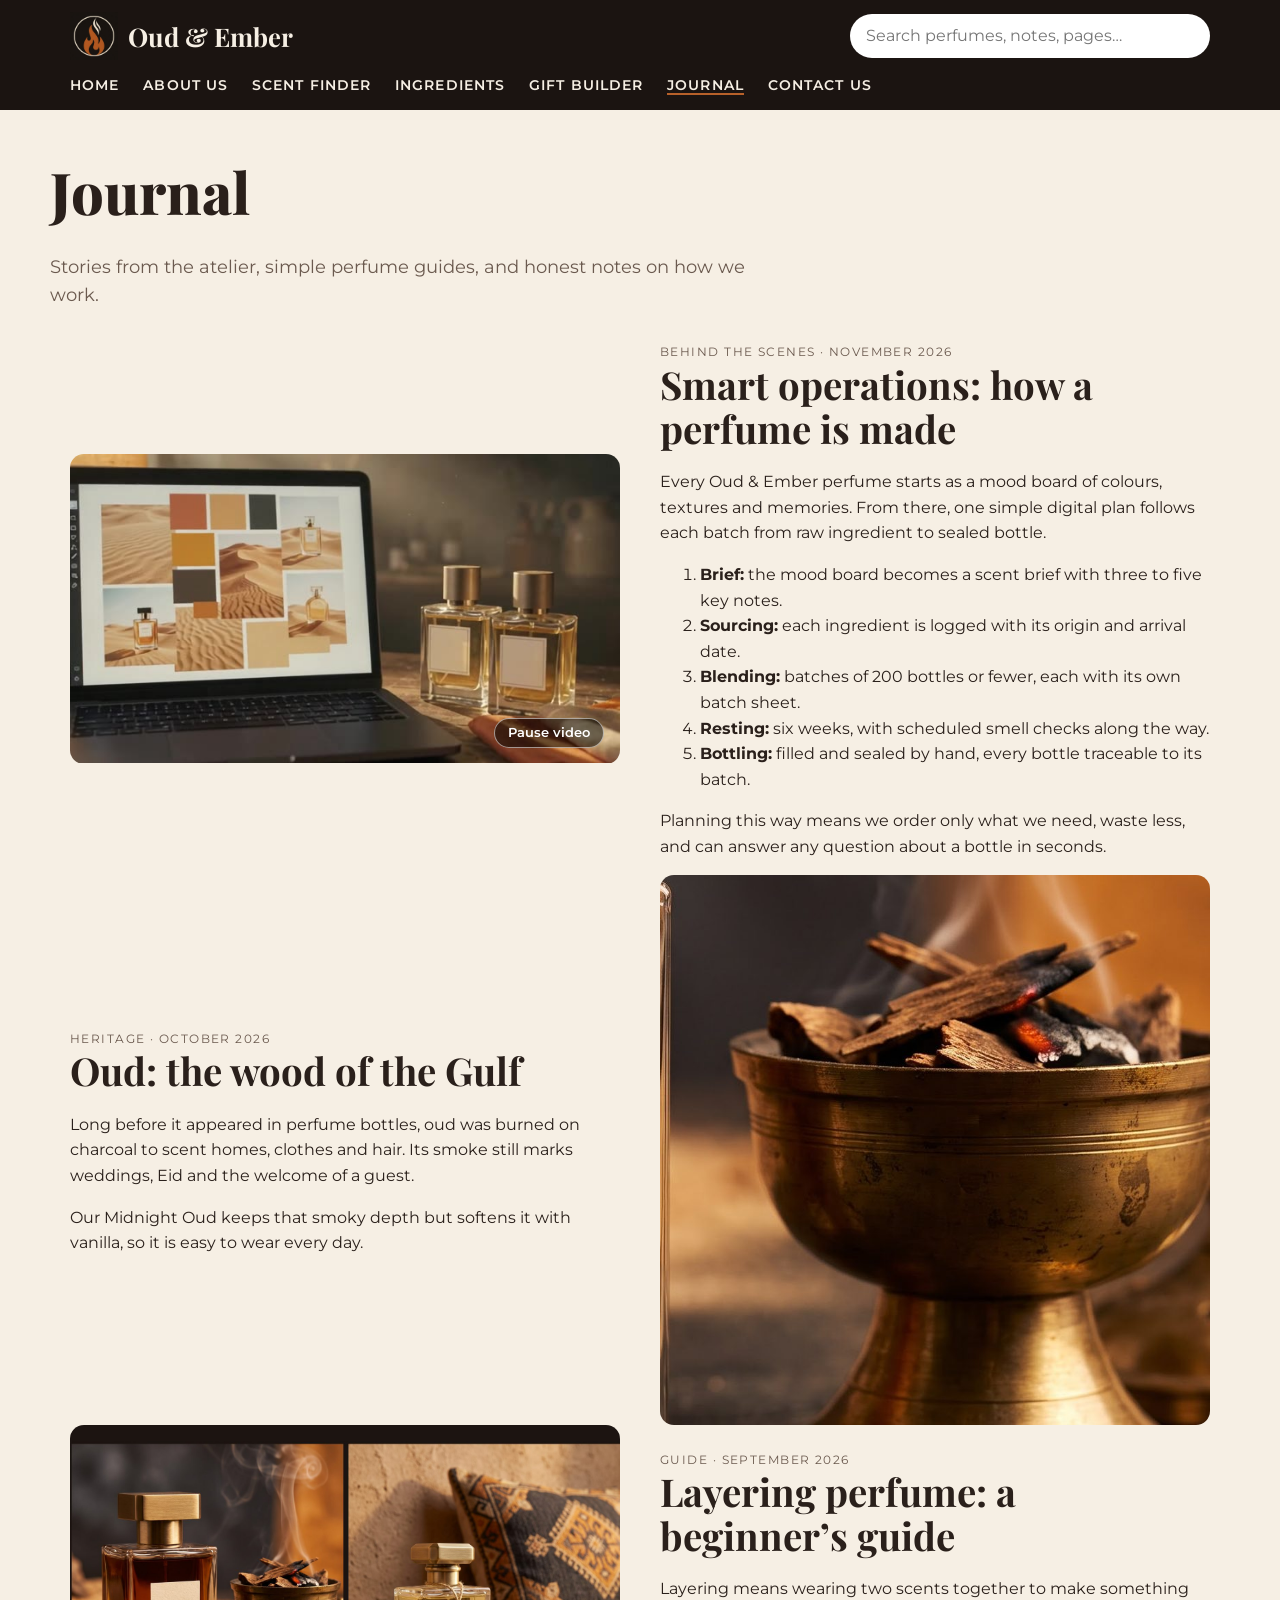
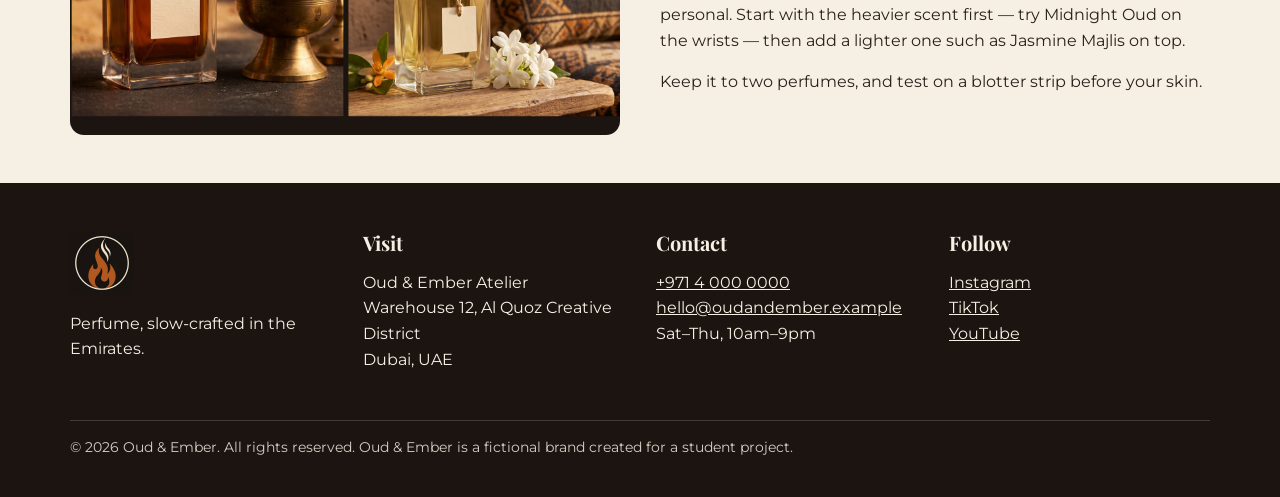
<file: journal.html>
<!DOCTYPE html>
<html lang="en">
<head>
  <meta charset="utf-8">
  <meta name="viewport" content="width=device-width, initial-scale=1">
  <title>Journal | Oud &amp; Ember</title>
  <meta name="description" content="Stories, guides and behind-the-scenes notes from Oud & Ember.">
  <link rel="icon" href="images/logo.png">
  <link rel="preconnect" href="https://fonts.googleapis.com">
  <link rel="stylesheet" href="https://fonts.googleapis.com/css2?family=Playfair+Display:wght@700;800&family=Montserrat:wght@400;500;600;700&display=swap">
  <link rel="stylesheet" href="style.css">
</head>
<body>
<a class="skip" href="#main">Skip to content</a>
<header class="site-header">
  <div class="bar">
    <a class="brand" href="index.html"><img src="images/logo.png" alt="" width="48" height="48">Oud &amp; Ember</a>
    <form class="search" role="search">
      <label class="sr" for="q">Search the site</label>
      <input id="q" type="search" placeholder="Search perfumes, notes, pages…" autocomplete="off">
      <ul id="results" class="results" aria-live="polite" hidden></ul>
    </form>
  </div>
  <nav aria-label="Main">
    <ul>
      <li><a href="index.html">Home</a></li>
      <li><a href="about.html">About Us</a></li>
      <li><a href="scent-finder.html">Scent Finder</a></li>
      <li><a href="ingredients.html">Ingredients</a></li>
      <li><a href="gift-builder.html">Gift Builder</a></li>
      <li><a href="journal.html" aria-current="page">Journal</a></li>
      <li><a href="contact.html">Contact Us</a></li>
    </ul>
  </nav>
</header>

<main id="main">
<section class="wrap page-head">
  <h1>Journal</h1>
  <p>Stories from the atelier, simple perfume guides, and honest notes on how we work.</p>
</section>

<article class="wrap split" id="operations">
  <div class="media">
    <video class="loop" autoplay muted loop playsinline poster="images/journal-operations.jpg" aria-label="A laptop on the atelier desk filling with a desert-colour mood board beside two perfume bottles" width="640" height="360">
      <source src="video/journal-operations.mp4" type="video/mp4">
    </video>
    <button class="pause" type="button" aria-pressed="false">Pause video</button>
  </div>
  <div>
    <p class="type">Behind the scenes · November 2026</p>
    <h2>Smart operations: how a perfume is made</h2>
    <p>Every Oud &amp; Ember perfume starts as a mood board of colours, textures and memories. From there, one simple digital plan follows each batch from raw ingredient to sealed bottle.</p>
    <ol>
      <li><strong>Brief:</strong> the mood board becomes a scent brief with three to five key notes.</li>
      <li><strong>Sourcing:</strong> each ingredient is logged with its origin and arrival date.</li>
      <li><strong>Blending:</strong> batches of 200 bottles or fewer, each with its own batch sheet.</li>
      <li><strong>Resting:</strong> six weeks, with scheduled smell checks along the way.</li>
      <li><strong>Bottling:</strong> filled and sealed by hand, every bottle traceable to its batch.</li>
    </ol>
    <p>Planning this way means we order only what we need, waste less, and can answer any question about a bottle in seconds.</p>
  </div>
</article>

<article class="wrap split" id="oud-history">
  <div>
    <p class="type">Heritage · October 2026</p>
    <h2>Oud: the wood of the Gulf</h2>
    <p>Long before it appeared in perfume bottles, oud was burned on charcoal to scent homes, clothes and hair. Its smoke still marks weddings, Eid and the welcome of a guest.</p>
    <p>Our Midnight Oud keeps that smoky depth but softens it with vanilla, so it is easy to wear every day.</p>
  </div>
  <img src="images/ing-oud.jpg" alt="Smouldering oud wood chips in a brass incense burner" width="800" height="800" loading="lazy">
</article>

<article class="wrap split" id="layering">
  <img src="images/journal-layering.jpg" alt="Midnight Oud and Jasmine Majlis bottles side by side" width="1600" height="900" loading="lazy">
  <div>
    <p class="type">Guide · September 2026</p>
    <h2>Layering perfume: a beginner’s guide</h2>
    <p>Layering means wearing two scents together to make something personal. Start with the heavier scent first — try Midnight Oud on the wrists — then add a lighter one such as Jasmine Majlis on top.</p>
    <p>Keep it to two perfumes, and test on a blotter strip before your skin.</p>
  </div>
</article>
</main>

<footer class="site-footer">
  <div class="wrap">
    <div class="cols">
      <div>
        <img src="images/logo.png" alt="Oud &amp; Ember logo" width="64" height="64">
        <p>Perfume, slow-crafted in the Emirates.</p>
      </div>
      <div>
        <h2>Visit</h2>
        <p>Oud &amp; Ember Atelier<br>Warehouse 12, Al Quoz Creative District<br>Dubai, UAE</p>
      </div>
      <div>
        <h2>Contact</h2>
        <p><a href="tel:+97140000000">+971 4 000 0000</a><br>
        <a href="mailto:hello@oudandember.example">hello@oudandember.example</a><br>Sat–Thu, 10am–9pm</p>
      </div>
      <div>
        <h2>Follow</h2>
        <p><a href="https://www.instagram.com/">Instagram</a><br><a href="https://www.tiktok.com/">TikTok</a><br>
        <a href="https://www.youtube.com/">YouTube</a></p>
      </div>
    </div>
    <p class="small">© 2026 Oud &amp; Ember. All rights reserved. Oud &amp; Ember is a fictional brand created for a student project.</p>
  </div>
</footer>
<script src="script.js"></script>
</body>
</html>
</file>
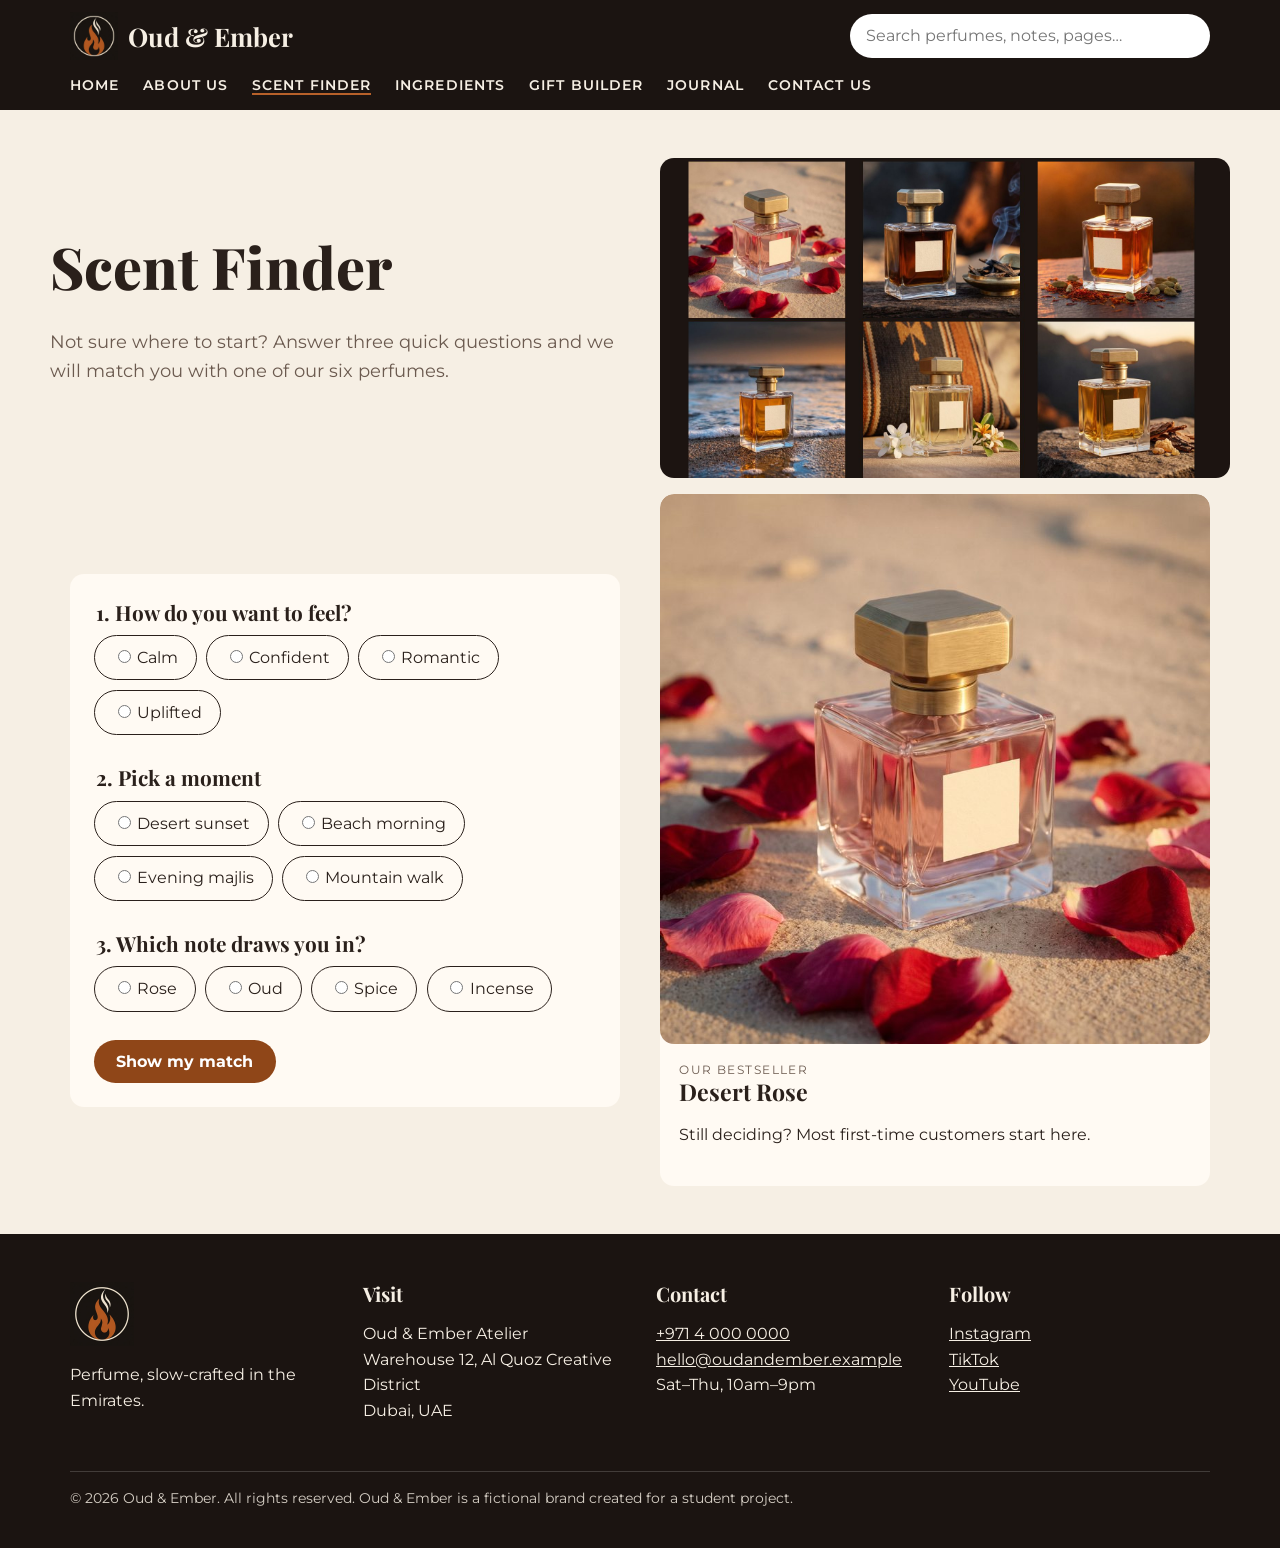
<file: scent-finder.html>
<!DOCTYPE html>
<html lang="en">
<head>
  <meta charset="utf-8">
  <meta name="viewport" content="width=device-width, initial-scale=1">
  <title>Scent Finder | Oud &amp; Ember</title>
  <meta name="description" content="Answer three quick questions to find your Oud & Ember perfume.">
  <link rel="icon" href="images/logo.png">
  <link rel="preconnect" href="https://fonts.googleapis.com">
  <link rel="stylesheet" href="https://fonts.googleapis.com/css2?family=Playfair+Display:wght@700;800&family=Montserrat:wght@400;500;600;700&display=swap">
  <link rel="stylesheet" href="style.css">
</head>
<body>
<a class="skip" href="#main">Skip to content</a>
<header class="site-header">
  <div class="bar">
    <a class="brand" href="index.html"><img src="images/logo.png" alt="" width="48" height="48">Oud &amp; Ember</a>
    <form class="search" role="search">
      <label class="sr" for="q">Search the site</label>
      <input id="q" type="search" placeholder="Search perfumes, notes, pages…" autocomplete="off">
      <ul id="results" class="results" aria-live="polite" hidden></ul>
    </form>
  </div>
  <nav aria-label="Main">
    <ul>
      <li><a href="index.html">Home</a></li>
      <li><a href="about.html">About Us</a></li>
      <li><a href="scent-finder.html" aria-current="page">Scent Finder</a></li>
      <li><a href="ingredients.html">Ingredients</a></li>
      <li><a href="gift-builder.html">Gift Builder</a></li>
      <li><a href="journal.html">Journal</a></li>
      <li><a href="contact.html">Contact Us</a></li>
    </ul>
  </nav>
</header>

<main id="main">
<section class="wrap page-head split">
  <div>
    <h1>Scent Finder</h1>
    <p>Not sure where to start? Answer three quick questions and we will match you with one of our six perfumes.</p>
  </div>
  <img src="images/finder-hero.jpg" alt="The six Oud & Ember perfumes side by side" width="1600" height="900" loading="lazy">
</section>

<section class="wrap split">
  <form id="quiz" class="panel">
    <fieldset><legend>1. How do you want to feel?</legend><div class="options"><label><input type="radio" name="q1" value="amber-tide" required>Calm</label><label><input type="radio" name="q1" value="midnight-oud" required>Confident</label><label><input type="radio" name="q1" value="desert-rose" required>Romantic</label><label><input type="radio" name="q1" value="jasmine-majlis" required>Uplifted</label></div></fieldset>
    <fieldset><legend>2. Pick a moment</legend><div class="options"><label><input type="radio" name="q2" value="saffron-ember" required>Desert sunset</label><label><input type="radio" name="q2" value="amber-tide" required>Beach morning</label><label><input type="radio" name="q2" value="jasmine-majlis" required>Evening majlis</label><label><input type="radio" name="q2" value="cedar-dune" required>Mountain walk</label></div></fieldset>
    <fieldset><legend>3. Which note draws you in?</legend><div class="options"><label><input type="radio" name="q3" value="desert-rose" required>Rose</label><label><input type="radio" name="q3" value="midnight-oud" required>Oud</label><label><input type="radio" name="q3" value="saffron-ember" required>Spice</label><label><input type="radio" name="q3" value="cedar-dune" required>Incense</label></div></fieldset>
    <button class="btn" type="submit">Show my match</button>
  </form>
  <div>
    <article id="match" class="card" tabindex="-1" aria-live="polite" hidden></article>
    <article class="card" id="bestseller">
      <img src="images/p-desert-rose.jpg" alt="Desert Rose perfume bottle" width="800" height="800" loading="lazy">
      <div><p class="type">Our bestseller</p><h3>Desert Rose</h3><p>Still deciding? Most first-time customers start here.</p></div>
    </article>
  </div>
</section>
</main>

<footer class="site-footer">
  <div class="wrap">
    <div class="cols">
      <div>
        <img src="images/logo.png" alt="Oud &amp; Ember logo" width="64" height="64">
        <p>Perfume, slow-crafted in the Emirates.</p>
      </div>
      <div>
        <h2>Visit</h2>
        <p>Oud &amp; Ember Atelier<br>Warehouse 12, Al Quoz Creative District<br>Dubai, UAE</p>
      </div>
      <div>
        <h2>Contact</h2>
        <p><a href="tel:+97140000000">+971 4 000 0000</a><br>
        <a href="mailto:hello@oudandember.example">hello@oudandember.example</a><br>Sat–Thu, 10am–9pm</p>
      </div>
      <div>
        <h2>Follow</h2>
        <p><a href="https://www.instagram.com/">Instagram</a><br><a href="https://www.tiktok.com/">TikTok</a><br>
        <a href="https://www.youtube.com/">YouTube</a></p>
      </div>
    </div>
    <p class="small">© 2026 Oud &amp; Ember. All rights reserved. Oud &amp; Ember is a fictional brand created for a student project.</p>
  </div>
</footer>
<script src="script.js"></script>
</body>
</html>
</file>
<file: style.css>
/* Oud & Ember — one stylesheet for all pages */
:root {
  --night: #1b1411; --sand: #f6efe4; --card: #fffaf3;
  --ink: #2a201b; --muted: #6b5a4f;
  --ember: #b8612a;      /* bright accent: borders, focus ring, dark backgrounds */
  --ember-dark: #8f4618; /* text and buttons on light backgrounds (passes WCAG AA) */
  --r: 14px;
  --serif: "Playfair Display", Georgia, serif;
  --sans: Montserrat, system-ui, sans-serif;
}
* { box-sizing: border-box; }
body { margin: 0; font: 16px/1.6 var(--sans); color: var(--ink); background: var(--sand); }
img, video { display: block; max-width: 100%; height: auto; }
h1, h2, h3 { font-family: var(--serif); font-weight: 700; line-height: 1.15; margin: 0 0 .5em; }
h1 { font-weight: 800; }
h1 { font-size: clamp(2.2rem, 5vw, 3.6rem); }
h2 { font-size: clamp(1.7rem, 3vw, 2.4rem); }
h3 { font-size: 1.45rem; }
a { color: var(--ember-dark); }
:focus-visible { outline: 3px solid var(--ember); outline-offset: 2px; }
.sr { position: absolute; width: 1px; height: 1px; overflow: hidden; clip: rect(0 0 0 0); }
.skip { position: absolute; left: -999px; }
.skip:focus { left: 1rem; top: 1rem; z-index: 10; background: #fff; padding: .5rem 1rem; }
.wrap { max-width: 1180px; margin: auto; padding: 0 1.25rem; }
section { padding: 3.5rem 0; }

/* Header: logo + title, search, navigation */
.site-header { background: var(--night); color: var(--sand); position: sticky; top: 0; z-index: 5; }
.bar { display: flex; flex-wrap: wrap; align-items: center; gap: .75rem 1.5rem; max-width: 1180px; margin: auto; padding: .75rem 1.25rem; }
.brand { display: flex; align-items: center; gap: .6rem; color: inherit; text-decoration: none; white-space: nowrap; font: 700 1.6rem var(--serif); }
.search { position: relative; margin-left: auto; flex: 1 1 240px; max-width: 360px; }
.search input { width: 100%; padding: .6rem 1rem; border: 0; border-radius: 99px; font: inherit; }
.results { position: absolute; top: 110%; left: 0; right: 0; margin: 0; padding: .4rem; list-style: none;
  background: #fff; border-radius: var(--r); box-shadow: 0 10px 30px #0003; }
.results a, .results .none { display: block; padding: .5rem .75rem; border-radius: 8px; color: var(--ink); text-decoration: none; }
.results a:hover, .results a:focus { background: var(--sand); }
nav ul { display: flex; gap: 1.5rem; max-width: 1180px; margin: auto; padding: 0 1.25rem .75rem; list-style: none; overflow-x: auto; }
nav a { color: var(--sand); text-decoration: none; white-space: nowrap; border-bottom: 2px solid transparent;
  font-weight: 600; font-size: .85rem; letter-spacing: .08em; text-transform: uppercase; }
nav a:hover, nav a[aria-current] { border-color: var(--ember); }

/* Page tops */
.hero { position: relative; display: grid; align-items: end; min-height: 70vh; padding: 0; color: #fff; }
.hero img, .hero-video { position: absolute; inset: 0; width: 100%; height: 100%; object-fit: cover; object-position: 75% 50%; }
.hero h1 { max-width: 15ch; }
.hero::after { content: ""; position: absolute; inset: 0; background: linear-gradient(to right, #000a, #0003 65%), linear-gradient(to top, #000c, #0000 60%); }
.hero .wrap { position: relative; z-index: 1; width: 100%; padding-bottom: 3rem; }
.hero p { max-width: 42ch; font-size: 1.15rem; }
.hero .btn { margin: .3rem .3rem 0 0; }
.pause { position: absolute; right: 1rem; bottom: 1rem; z-index: 2; padding: .4rem .8rem; border: 1px solid #fff8; border-radius: 99px;
  background: #0008; color: #fff; font: 600 .8rem var(--sans); cursor: pointer; }
.preview { display: flex; gap: 1rem; align-items: center; margin-bottom: 1.1rem; padding: 1rem; background: var(--sand); border-radius: var(--r); }
.preview img { width: 96px; border-radius: 10px; }
.media { position: relative; }
.media video { width: 100%; border-radius: var(--r); }
.page-head { padding: 3rem 0 1rem; }
.page-head p, .lead { max-width: 62ch; color: var(--muted); font-size: 1.1rem; }

/* Building blocks */
.btn { display: inline-block; padding: .75rem 1.4rem; border: 0; border-radius: 99px; background: var(--ember-dark);
  color: #fff; font: 700 1rem var(--sans); text-decoration: none; cursor: pointer; }
.btn.ghost { background: none; border: 1.5px solid currentColor; color: inherit; }
.grid { display: grid; gap: 1.25rem; grid-template-columns: repeat(auto-fill, minmax(250px, 1fr)); }
.card { display: flex; flex-direction: column; overflow: hidden; background: var(--card); border-radius: var(--r); }
.card img { aspect-ratio: 1; object-fit: cover; }
.card > div { padding: 1rem 1.2rem 1.4rem; }
.type { margin: 0; font-size: .75rem; letter-spacing: .12em; text-transform: uppercase; color: var(--muted); }
.price { font-weight: 600; }
.split { display: grid; gap: 2.5rem; align-items: center; grid-template-columns: repeat(auto-fit, minmax(300px, 1fr)); }
.split img, .split video { border-radius: var(--r); }
.chips { display: flex; flex-wrap: wrap; gap: .6rem; padding: 0; list-style: none; }
.chips a { display: block; padding: .6rem 1.1rem; border: 1.5px solid var(--ink); border-radius: 99px; color: var(--ink); text-decoration: none; }
.chips a:hover { background: var(--ink); color: var(--sand); }
.dark { background: var(--night); color: var(--sand); }
.panel { padding: 1.5rem; background: var(--card); border-radius: var(--r); }
table { width: 100%; border-collapse: collapse; }
th, td { padding: .7rem; text-align: left; border-bottom: 1px solid #d9cbbb; }

/* Forms: quiz, gift builder, contact */
fieldset { margin: 0 0 1.75rem; padding: 0; border: 0; }
legend { margin-bottom: .6rem; font: 700 1.3rem var(--serif); }
.options { display: flex; flex-wrap: wrap; gap: .6rem; }
.options label { padding: .55rem 1.1rem; border: 1.5px solid var(--ink); border-radius: 99px; cursor: pointer; }
.options label:has(:checked) { background: var(--ink); color: var(--sand); }
.options input { margin-right: .4rem; accent-color: var(--ember); }
.field { display: grid; gap: .35rem; margin-bottom: 1.1rem; }
.field input, .field select, .field textarea { padding: .7rem .9rem; border: 1.5px solid #8a7868; border-radius: 10px; background: #fff; font: inherit; }
[aria-invalid="true"] { border-color: #b3261e !important; }
.err { min-height: 1.2em; color: #b3261e; font-size: .9rem; }

/* Footer: contact details + copyright */
.site-footer { margin-top: 3rem; padding: 3rem 0 1.5rem; background: var(--night); color: var(--sand); }
.site-footer a { color: var(--sand); }
.site-footer h2 { font-size: 1.25rem; }
.cols { display: grid; gap: 2rem; grid-template-columns: repeat(auto-fit, minmax(200px, 1fr)); }
.small { margin-top: 2rem; padding-top: 1rem; border-top: 1px solid #ffffff33; font-size: .85rem; opacity: .85; }
</file>
